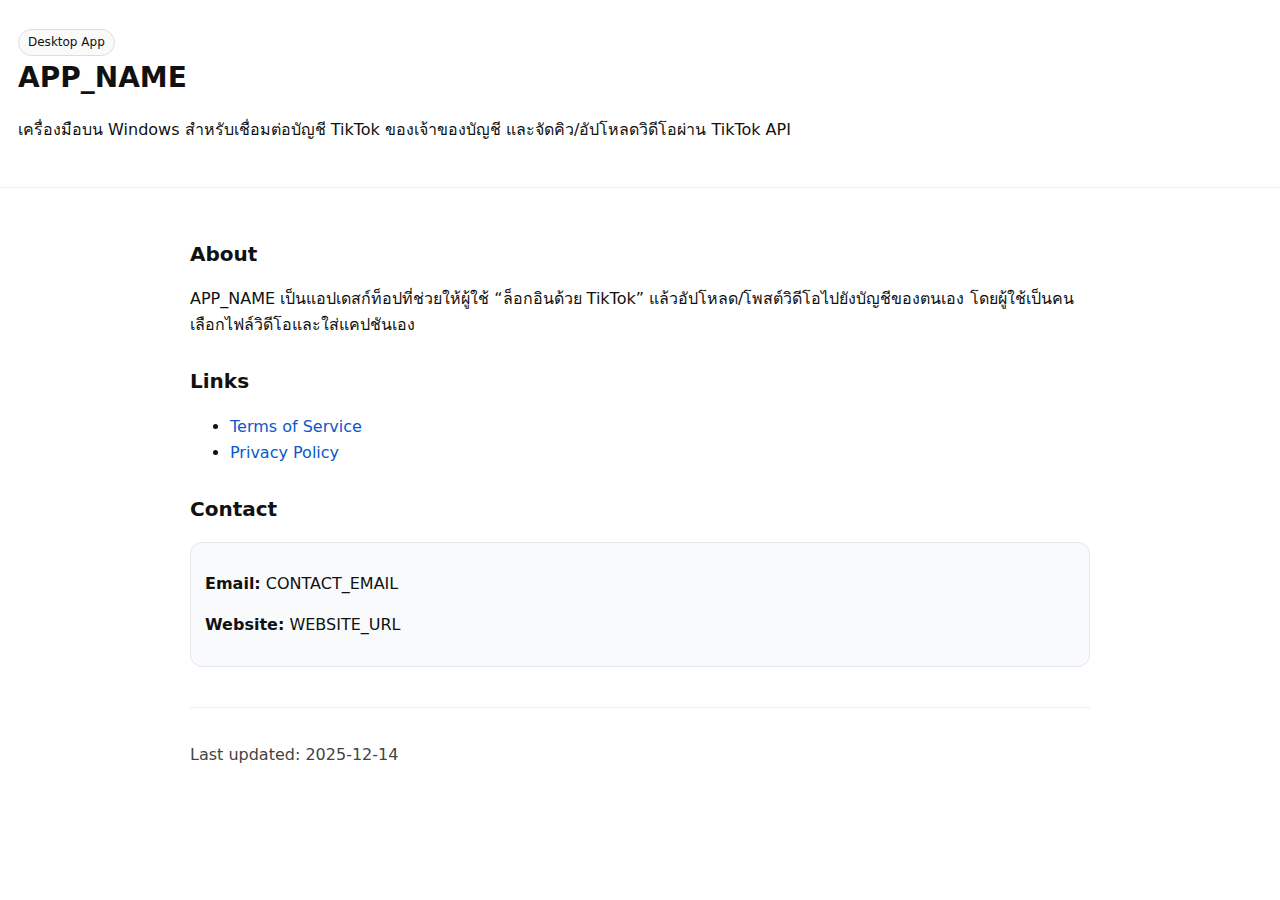
<file: index.html>
<!doctype html>
<html lang="th">
<head>
  <meta charset="utf-8" />
  <meta name="viewport" content="width=device-width, initial-scale=1" />
  <title>APP_NAME - Official Page</title>
  <link rel="stylesheet" href="style.css" />
</head>
<body>
  <header>
    <div class="badge">Desktop App</div>
    <h1>APP_NAME</h1>
    <p>เครื่องมือบน Windows สำหรับเชื่อมต่อบัญชี TikTok ของเจ้าของบัญชี และจัดคิว/อัปโหลดวิดีโอผ่าน TikTok API</p>
  </header>

  <main>
    <h2>About</h2>
    <p>
      APP_NAME เป็นแอปเดสก์ท็อปที่ช่วยให้ผู้ใช้ “ล็อกอินด้วย TikTok” แล้วอัปโหลด/โพสต์วิดีโอไปยังบัญชีของตนเอง
      โดยผู้ใช้เป็นคนเลือกไฟล์วิดีโอและใส่แคปชันเอง
    </p>

    <h2>Links</h2>
    <ul>
      <li><a href="terms.html">Terms of Service</a></li>
      <li><a href="privacy.html">Privacy Policy</a></li>
    </ul>

    <h2>Contact</h2>
    <div class="box">
      <p><b>Email:</b> CONTACT_EMAIL</p>
      <p><b>Website:</b> WEBSITE_URL</p>
    </div>

    <div class="footer">
      <p>Last updated: 2025-12-14</p>
    </div>
  </main>
</body>
</html>
</file>
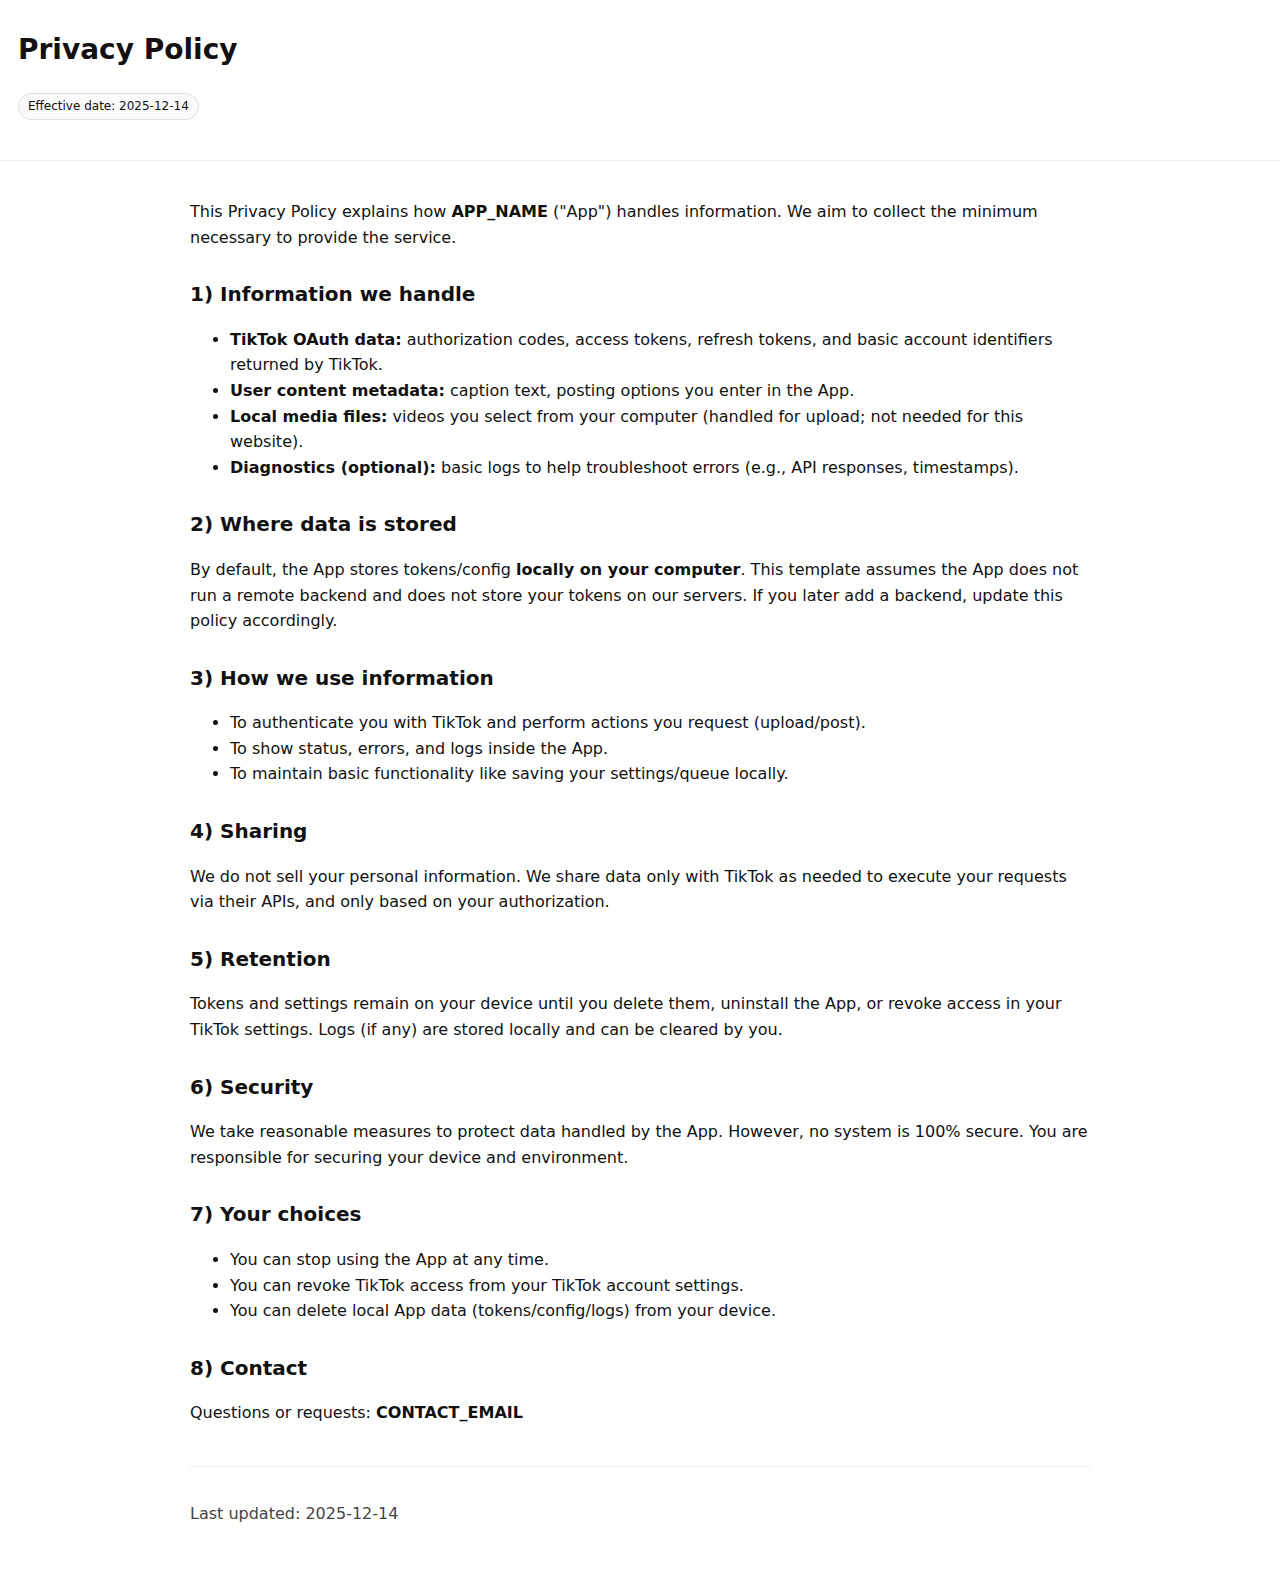
<file: privacy.html>
<!doctype html>
<html lang="en">
<head>
  <meta charset="utf-8" />
  <meta name="viewport" content="width=device-width, initial-scale=1" />
  <title>APP_NAME - Privacy Policy</title>
  <link rel="stylesheet" href="style.css" />
</head>
<body>
  <header>
    <h1>Privacy Policy</h1>
    <p class="badge">Effective date: 2025-12-14</p>
  </header>

  <main>
    <p>
      This Privacy Policy explains how <b>APP_NAME</b> ("App") handles information. We aim to collect the minimum
      necessary to provide the service.
    </p>

    <h2>1) Information we handle</h2>
    <ul>
      <li><b>TikTok OAuth data:</b> authorization codes, access tokens, refresh tokens, and basic account identifiers returned by TikTok.</li>
      <li><b>User content metadata:</b> caption text, posting options you enter in the App.</li>
      <li><b>Local media files:</b> videos you select from your computer (handled for upload; not needed for this website).</li>
      <li><b>Diagnostics (optional):</b> basic logs to help troubleshoot errors (e.g., API responses, timestamps).</li>
    </ul>

    <h2>2) Where data is stored</h2>
    <p>
      By default, the App stores tokens/config <b>locally on your computer</b>. This template assumes the App
      does not run a remote backend and does not store your tokens on our servers.
      If you later add a backend, update this policy accordingly.
    </p>

    <h2>3) How we use information</h2>
    <ul>
      <li>To authenticate you with TikTok and perform actions you request (upload/post).</li>
      <li>To show status, errors, and logs inside the App.</li>
      <li>To maintain basic functionality like saving your settings/queue locally.</li>
    </ul>

    <h2>4) Sharing</h2>
    <p>
      We do not sell your personal information. We share data only with TikTok as needed to execute your requests via their APIs,
      and only based on your authorization.
    </p>

    <h2>5) Retention</h2>
    <p>
      Tokens and settings remain on your device until you delete them, uninstall the App, or revoke access in your TikTok settings.
      Logs (if any) are stored locally and can be cleared by you.
    </p>

    <h2>6) Security</h2>
    <p>
      We take reasonable measures to protect data handled by the App. However, no system is 100% secure.
      You are responsible for securing your device and environment.
    </p>

    <h2>7) Your choices</h2>
    <ul>
      <li>You can stop using the App at any time.</li>
      <li>You can revoke TikTok access from your TikTok account settings.</li>
      <li>You can delete local App data (tokens/config/logs) from your device.</li>
    </ul>

    <h2>8) Contact</h2>
    <p>Questions or requests: <b>CONTACT_EMAIL</b></p>

    <div class="footer">
      <p>Last updated: 2025-12-14</p>
    </div>
  </main>
</body>
</html>
</file>
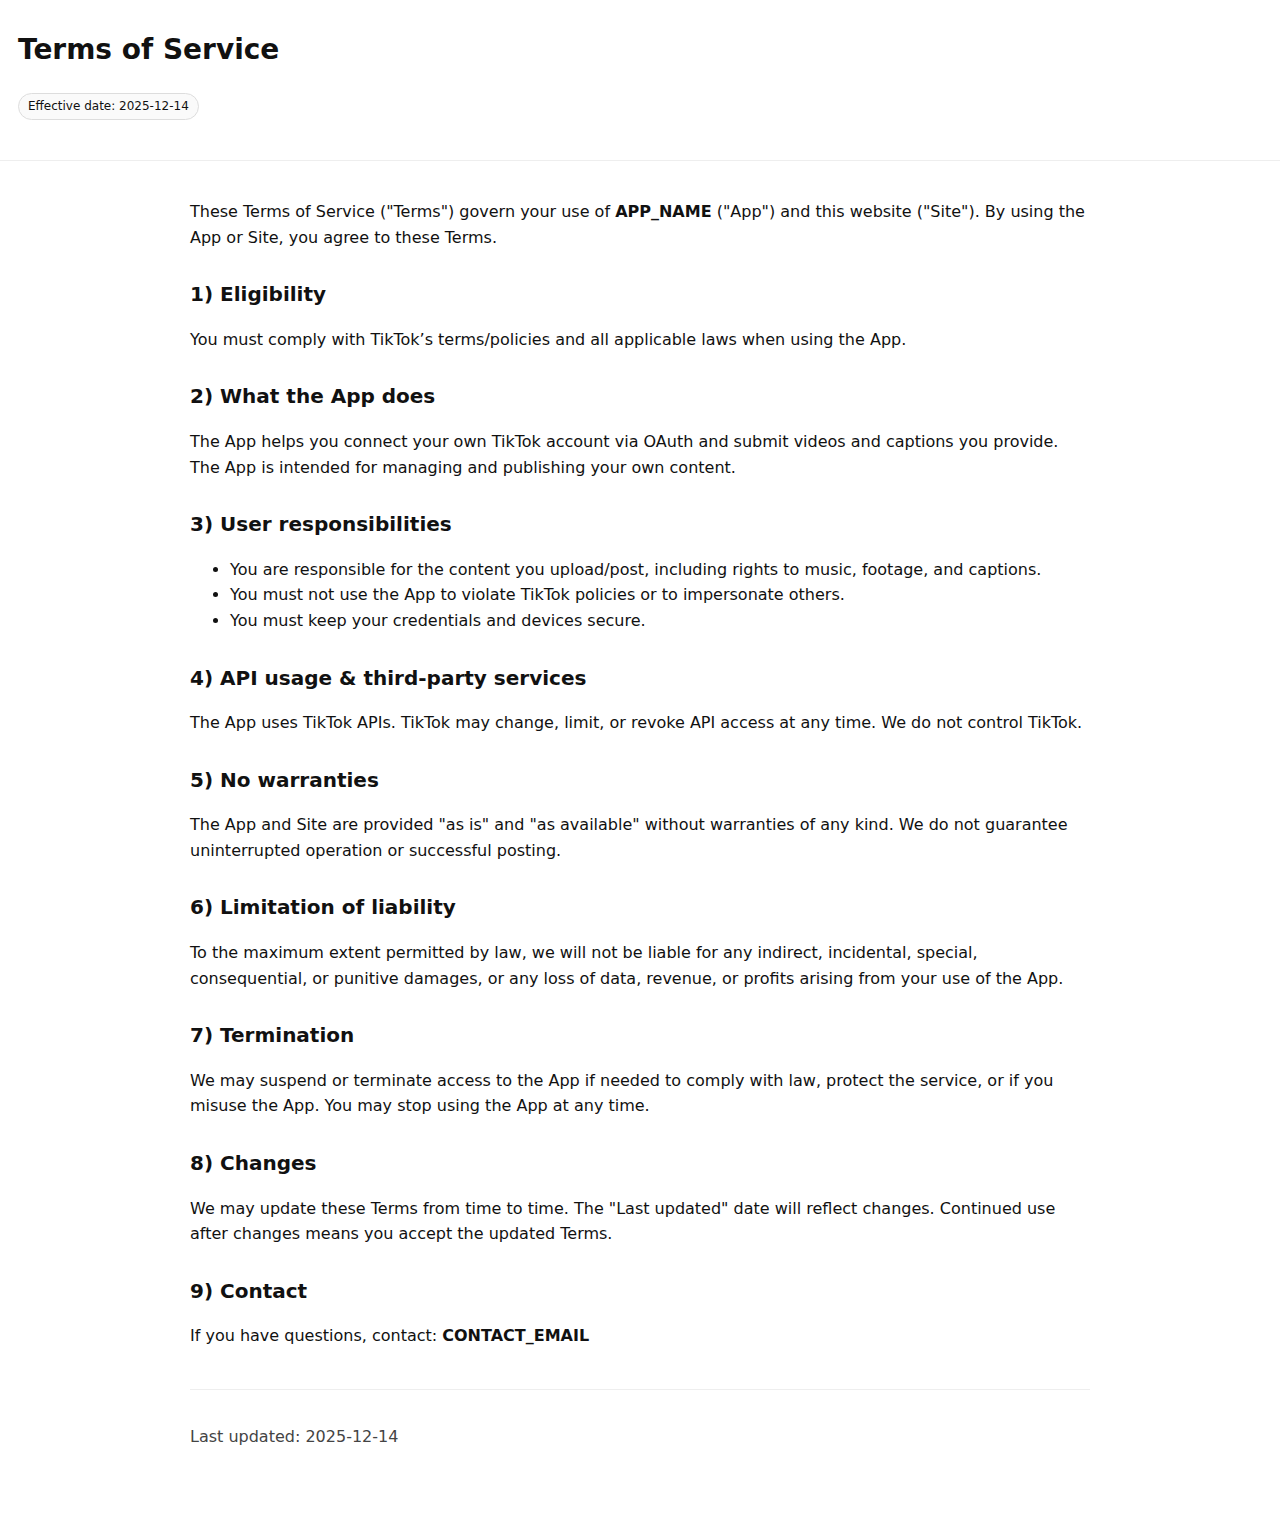
<file: terms.html>
<!doctype html>
<html lang="en">
<head>
  <meta charset="utf-8" />
  <meta name="viewport" content="width=device-width, initial-scale=1" />
  <title>APP_NAME - Terms of Service</title>
  <link rel="stylesheet" href="style.css" />
</head>
<body>
  <header>
    <h1>Terms of Service</h1>
    <p class="badge">Effective date: 2025-12-14</p>
  </header>

  <main>
    <p>
      These Terms of Service ("Terms") govern your use of <b>APP_NAME</b> ("App") and this website ("Site").
      By using the App or Site, you agree to these Terms.
    </p>

    <h2>1) Eligibility</h2>
    <p>You must comply with TikTok’s terms/policies and all applicable laws when using the App.</p>

    <h2>2) What the App does</h2>
    <p>
      The App helps you connect your own TikTok account via OAuth and submit videos and captions you provide.
      The App is intended for managing and publishing your own content.
    </p>

    <h2>3) User responsibilities</h2>
    <ul>
      <li>You are responsible for the content you upload/post, including rights to music, footage, and captions.</li>
      <li>You must not use the App to violate TikTok policies or to impersonate others.</li>
      <li>You must keep your credentials and devices secure.</li>
    </ul>

    <h2>4) API usage & third‑party services</h2>
    <p>
      The App uses TikTok APIs. TikTok may change, limit, or revoke API access at any time. We do not control TikTok.
    </p>

    <h2>5) No warranties</h2>
    <p>
      The App and Site are provided "as is" and "as available" without warranties of any kind.
      We do not guarantee uninterrupted operation or successful posting.
    </p>

    <h2>6) Limitation of liability</h2>
    <p>
      To the maximum extent permitted by law, we will not be liable for any indirect, incidental, special,
      consequential, or punitive damages, or any loss of data, revenue, or profits arising from your use of the App.
    </p>

    <h2>7) Termination</h2>
    <p>
      We may suspend or terminate access to the App if needed to comply with law, protect the service,
      or if you misuse the App. You may stop using the App at any time.
    </p>

    <h2>8) Changes</h2>
    <p>
      We may update these Terms from time to time. The "Last updated" date will reflect changes.
      Continued use after changes means you accept the updated Terms.
    </p>

    <h2>9) Contact</h2>
    <p>If you have questions, contact: <b>CONTACT_EMAIL</b></p>

    <div class="footer">
      <p>Last updated: 2025-12-14</p>
    </div>
  </main>
</body>
</html>
</file>
<file: style.css>
:root { color-scheme: light; }
body { font-family: system-ui, -apple-system, Segoe UI, Roboto, Arial, sans-serif; line-height: 1.6; margin: 0; background: #fff; color: #111; }
header { padding: 28px 18px; border-bottom: 1px solid #eee; }
main { max-width: 900px; margin: 0 auto; padding: 22px 18px 48px; }
h1 { font-size: 28px; margin: 0 0 8px; }
h2 { font-size: 20px; margin-top: 28px; }
p, li { font-size: 16px; }
a { color: #0a58ca; text-decoration: none; }
a:hover { text-decoration: underline; }
.badge { display: inline-block; font-size: 12px; padding: 3px 9px; border: 1px solid #ddd; border-radius: 999px; background: #fafafa; }
.footer { margin-top: 40px; padding-top: 18px; border-top: 1px solid #eee; font-size: 14px; color: #444; }
code { background: #f6f8fa; padding: 1px 6px; border-radius: 6px; }
.box { background: #f8fafc; border: 1px solid #e5e7eb; border-radius: 12px; padding: 12px 14px; }
</file>
